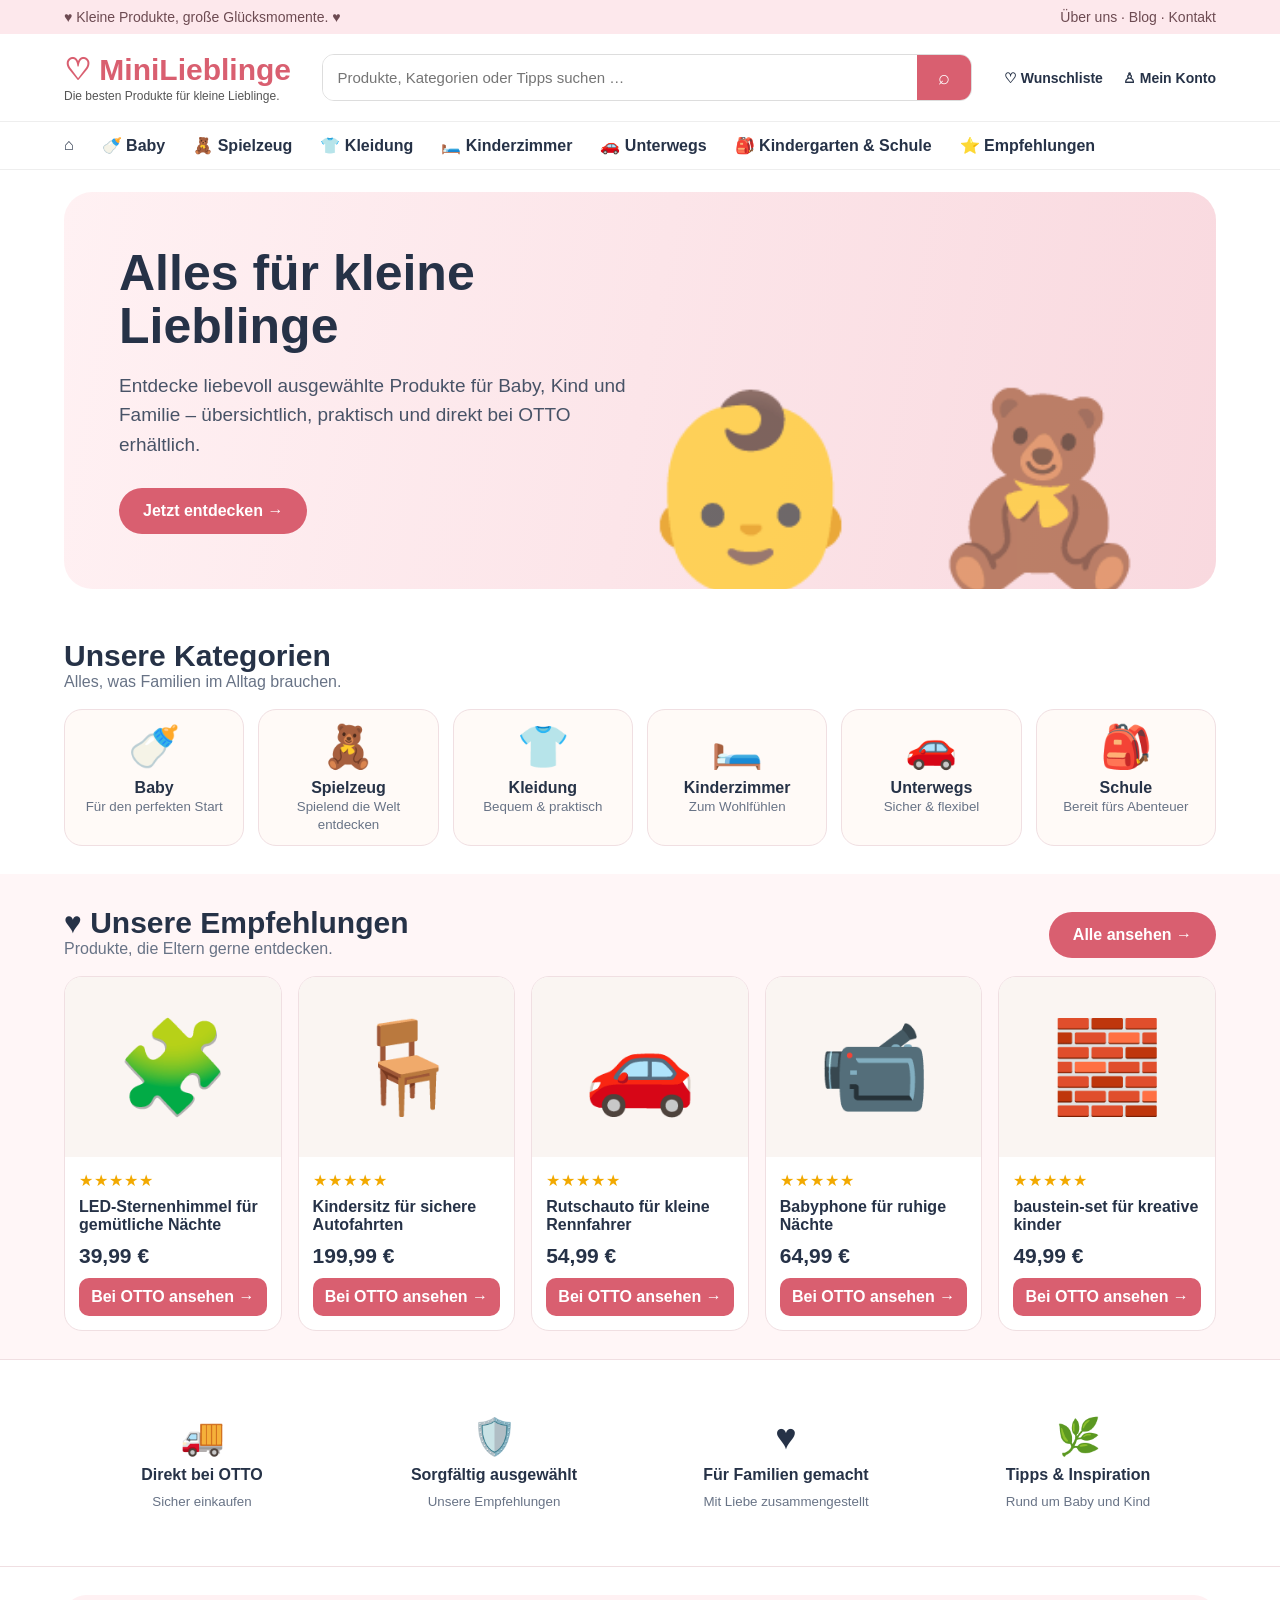
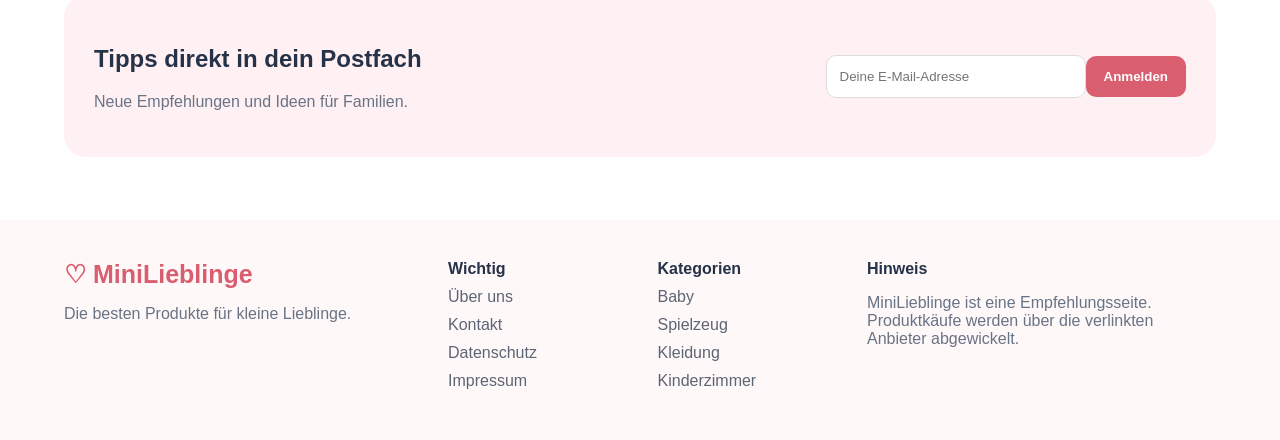
<file: index.html>
<!DOCTYPE html>
<html lang="de">
<head>
<meta charset="UTF-8">
<meta name="viewport" content="width=device-width, initial-scale=1.0">
<title>MiniLieblinge – Die besten Produkte für kleine Lieblinge</title>
<meta name="description" content="Entdecke liebevoll ausgewählte Produkte für Baby, Kind und Familie.">
<style>
:root{--pink:#d95f70;--light:#fff1f3;--cream:#fffaf7;--dark:#263247;--muted:#687386;--line:#f0dfe2}
*{box-sizing:border-box}body{margin:0;font-family:Arial,Helvetica,sans-serif;color:var(--dark);background:#fff}
a{text-decoration:none;color:inherit}.top{background:#fde8ec;padding:9px 5%;display:flex;justify-content:space-between;font-size:14px;color:#6d4b52}
header{padding:18px 5%;display:flex;align-items:center;gap:30px;border-bottom:1px solid #eee;position:sticky;top:0;background:#fff;z-index:5}
.logo{font-size:30px;font-weight:800;color:var(--pink);white-space:nowrap}.tag{font-size:12px;color:#555;margin-top:2px}
.search{flex:1;display:flex;border:1px solid #ddd;border-radius:12px;overflow:hidden;max-width:650px;margin:auto}.search input{flex:1;border:0;padding:14px;font-size:15px;outline:0}.search button{width:54px;border:0;background:var(--pink);color:white;font-size:20px}
.actions{display:flex;gap:20px;font-weight:600;font-size:14px}
nav{display:flex;gap:28px;padding:14px 5%;border-bottom:1px solid #eee;overflow:auto;white-space:nowrap;font-weight:600}nav a:hover{color:var(--pink)}
.hero{margin:22px 5%;border-radius:28px;background:linear-gradient(100deg,#fff1f3,#f9d9df);min-height:380px;display:flex;align-items:center;padding:55px;overflow:hidden;position:relative}
.hero-copy{max-width:520px;position:relative;z-index:1}.hero h1{font-size:50px;line-height:1.05;margin:0 0 18px}.hero p{font-size:19px;line-height:1.55;color:#485367}.btn{display:inline-block;background:var(--pink);color:#fff;padding:14px 24px;border-radius:30px;font-weight:700;margin-top:10px}
.hero-art{position:absolute;right:5%;bottom:-15px;font-size:190px;opacity:.75}
section{padding:28px 5%}.section-head{display:flex;justify-content:space-between;align-items:end;margin-bottom:18px}.section-head h2{font-size:30px;margin:0}.muted{color:var(--muted)}
.categories{display:grid;grid-template-columns:repeat(6,1fr);gap:14px}.cat{background:var(--cream);border:1px solid var(--line);border-radius:18px;padding:12px;text-align:center}.cat .emoji{font-size:42px}.cat b{display:block;margin-top:8px}.cat small{color:var(--muted)}
.products{display:grid;grid-template-columns:repeat(5,1fr);gap:16px}.product{border:1px solid var(--line);border-radius:18px;overflow:hidden;background:#fff}.pic{height:180px;background:#faf5f2;display:flex;align-items:center;justify-content:center;font-size:90px}.product-body{padding:14px}.stars{color:#f2a900;letter-spacing:1px}.product h3{font-size:16px;min-height:38px;margin:8px 0}.price{font-size:21px;font-weight:800;margin:8px 0}.ot{display:block;background:var(--pink);color:white;text-align:center;padding:10px;border-radius:10px;font-weight:700;margin-top:10px}
.benefits{display:grid;grid-template-columns:repeat(4,1fr);gap:16px;border-top:1px solid var(--line);border-bottom:1px solid var(--line)}.benefit{text-align:center;padding:28px 10px}.benefit span{font-size:36px}.benefit b{display:block;margin:8px}
.news{background:var(--light);border-radius:22px;padding:30px;display:flex;justify-content:space-between;align-items:center;gap:20px}.news input{padding:13px;border:1px solid #ddd;border-radius:10px;width:260px}.news button{padding:13px 18px;border:0;border-radius:10px;background:var(--pink);color:#fff;font-weight:700}
footer{margin-top:35px;background:#fff8f8;padding:40px 5%;display:grid;grid-template-columns:2fr 1fr 1fr 2fr;gap:35px}.footer-title{font-size:25px;color:var(--pink);font-weight:800}footer a{display:block;margin:10px 0;color:#5c6574}
@media(max-width:900px){.categories{grid-template-columns:repeat(3,1fr)}.products{grid-template-columns:repeat(2,1fr)}.benefits{grid-template-columns:repeat(2,1fr)}footer{grid-template-columns:1fr 1fr}.hero h1{font-size:38px}.hero-art{opacity:.3}}
@media(max-width:600px){.top{display:none}header{padding:14px 4%;gap:12px;flex-wrap:wrap}.logo{font-size:25px}.search{order:3;flex-basis:100%}.actions{display:none}nav{padding:12px 4%;gap:18px}.hero{margin:12px 4%;padding:30px 25px;min-height:360px}.hero h1{font-size:36px}section{padding:24px 4%}.categories{grid-template-columns:repeat(2,1fr)}.products{grid-template-columns:1fr 1fr}.pic{height:140px;font-size:65px}.news{display:block}.news input{width:100%;margin:10px 0}.news button{width:100%}footer{grid-template-columns:1fr}}
</style>
</head>
<body>
<div class="top">♥ Kleine Produkte, große Glücksmomente. ♥ <span>Über uns · Blog · Kontakt</span></div>

<header>
  <div>
    <div class="logo">♡ MiniLieblinge</div>
    <div class="tag">Die besten Produkte für kleine Lieblinge.</div>
  </div>
  <div class="search"><input placeholder="Produkte, Kategorien oder Tipps suchen …"><button>⌕</button></div>
  <div class="actions"><span>♡ Wunschliste</span><span>♙ Mein Konto</span></div>
</header>

<nav>
  <a href="#">⌂</a><a href="#baby">🍼 Baby</a><a href="#spielzeug">🧸 Spielzeug</a><a href="#kleidung">👕 Kleidung</a>
  <a href="#zimmer">🛏️ Kinderzimmer</a><a href="#unterwegs">🚗 Unterwegs</a><a href="#schule">🎒 Kindergarten & Schule</a><a href="#empfehlungen">⭐ Empfehlungen</a>
</nav>

<main>
<section class="hero">
  <div class="hero-copy">
    <h1>Alles für kleine Lieblinge</h1>
    <p>Entdecke liebevoll ausgewählte Produkte für Baby, Kind und Familie – übersichtlich, praktisch und direkt bei OTTO erhältlich.</p>
    <a class="btn" href="#empfehlungen">Jetzt entdecken →</a>
  </div>
  <div class="hero-art">👶 🧸</div>
</section>

<section id="baby">
  <div class="section-head"><div><h2>Unsere Kategorien</h2><div class="muted">Alles, was Familien im Alltag brauchen.</div></div></div>
  <div class="categories">
    <a class="cat" href="#"><div class="emoji">🍼</div><b>Baby</b><small>Für den perfekten Start</small></a>
    <a class="cat" href="#spielzeug"><div class="emoji">🧸</div><b>Spielzeug</b><small>Spielend die Welt entdecken</small></a>
    <a class="cat" href="#kleidung"><div class="emoji">👕</div><b>Kleidung</b><small>Bequem & praktisch</small></a>
    <a class="cat" href="#zimmer"><div class="emoji">🛏️</div><b>Kinderzimmer</b><small>Zum Wohlfühlen</small></a>
    <a class="cat" href="#unterwegs"><div class="emoji">🚗</div><b>Unterwegs</b><small>Sicher & flexibel</small></a>
    <a class="cat" href="#schule"><div class="emoji">🎒</div><b>Schule</b><small>Bereit fürs Abenteuer</small></a>
  </div>
</section>

<section id="empfehlungen" style="background:#fff6f7">
  <div class="section-head"><div><h2>♥ Unsere Empfehlungen</h2><div class="muted">Produkte, die Eltern gerne entdecken.</div></div><a class="btn" href="#">Alle ansehen →</a></div>
  <div class="products">
    <article class="product"><div class="pic">🧩</div><div class="product-body"><div class="stars">★★★★★</div><h3>LED-Sternenhimmel für gemütliche Nächte</h3><div class="price">39,99 €</div><a class="ot" href="https://www.awin1.com/cread.php?awinmid=14336&awinaffid=3089575&ued=https%3A%2F%2Fwww.otto.de%2Fp%2Fanysun-led-sternenhimmel-led-nachtlicht-360-drehbare-13-in-1-planetarium-galaxie-projektor-deckenprojektion-lampe-kindernachtlichte-erwachsene-schlafzimmer-party-S0LDS0RN%2F" rel="sponsored nofollow">Bei OTTO ansehen →</a></div></article>
    <article class="product"><div class="pic">🪑</div><div class="product-body"><div class="stars">★★★★★</div><h3>Kindersitz für sichere Autofahrten</h3><div class="price">199,99 €</div><a class="ot" href="https://www.awin1.com/cread.php?awinmid=14336&awinaffid=3089575&ued=https%3A%2F%2Fwww.otto.de%2Fp%[base64]%2F%3FvariationId%3DS0TEE04PXS8S" rel="sponsored nofollow">Bei OTTO ansehen →</a></div></article>
    <article class="product"><div class="pic">🚗</div><div class="product-body"><div class="stars">★★★★★</div><h3>Rutschauto für kleine Rennfahrer</h3><div class="price">54,99 €</div><a class="ot" href="https://www.awin1.com/cread.php?awinmid=14336&awinaffid=3089575&ued=https%3A%2F%2Fwww.otto.de%2Fp%2Faiyaplay-rutscher-rutschauto-mit-hupe-motorgeraeuschen-kinderfahrzeug-mit-stauraum-rutschfahrzeug-1-tlg-mercedes-benz-c-class-rutschauto-fuer-kinder-von-18-36-monaten-weiss-S0BFO06E%2F" rel="sponsored nofollow">Bei OTTO ansehen →</a></div></article>
    <article class="product"><div class="pic">📹</div><div class="product-body"><div class="stars">★★★★★</div><h3>Babyphone für ruhige Nächte</h3><div class="price">64,99 €</div><a class="ot" href="https://www.awin1.com/cread.php?awinmid=14336&awinaffid=3089575&ued=https%3A%2F%2Fwww.otto.de%2Fp%2Fbeurer-babyphone-by-33-mit-optischer-geraeuschpegelueberwachung-und-led-anzeige-reichweitenkontrolle-mit-akustischem-signal-C459779977%2F" rel="sponsored nofollow">Bei OTTO ansehen →</a></div></article>
    <article class="product"><div class="pic">🧱</div><div class="product-body"><div class="stars">★★★★★</div><h3>baustein-set für kreative kinder</h3><div class="price">49,99 €</div><a class="ot" href="https://www.awin1.com/cread.php?awinmid=14336&awinaffid=3089575&ued=https%3A%2F%2Fwww.otto.de%2Fp%2Frelaxdays-bunte-bausteine-im-set-spielbausteine-109-st-a-S0GD70LX%2F" rel="sponsored nofollow">Bei OTTO ansehen →</a></div></article>
  </div>
</section>

<section class="benefits">
  <div class="benefit"><span>🚚</span><b>Direkt bei OTTO</b><small class="muted">Sicher einkaufen</small></div>
  <div class="benefit"><span>🛡️</span><b>Sorgfältig ausgewählt</b><small class="muted">Unsere Empfehlungen</small></div>
  <div class="benefit"><span>♥</span><b>Für Familien gemacht</b><small class="muted">Mit Liebe zusammengestellt</small></div>
  <div class="benefit"><span>🌿</span><b>Tipps & Inspiration</b><small class="muted">Rund um Baby und Kind</small></div>
</section>

<section>
  <div class="news"><div><h2>Tipps direkt in dein Postfach</h2><p class="muted">Neue Empfehlungen und Ideen für Familien.</p></div><form onsubmit="return false"><input type="email" placeholder="Deine E-Mail-Adresse"><button>Anmelden</button></form></div>
</section>
</main>

<footer>
  <div><div class="footer-title">♡ MiniLieblinge</div><p class="muted">Die besten Produkte für kleine Lieblinge.</p></div>
  <div><b>Wichtig</b><a href="ueber-uns.html">Über uns</a><a href="#">Kontakt</a><a href="datenschutz.html">Datenschutz</a><a href="impressum.html">Impressum</a></div>
  <div><b>Kategorien</b><a href="#">Baby</a><a href="#">Spielzeug</a><a href="#">Kleidung</a><a href="#">Kinderzimmer</a></div>
  <div><b>Hinweis</b><p class="muted">MiniLieblinge ist eine Empfehlungsseite. Produktkäufe werden über die verlinkten Anbieter abgewickelt.</p></div>
</footer>

</body
  >
</html>
</file>
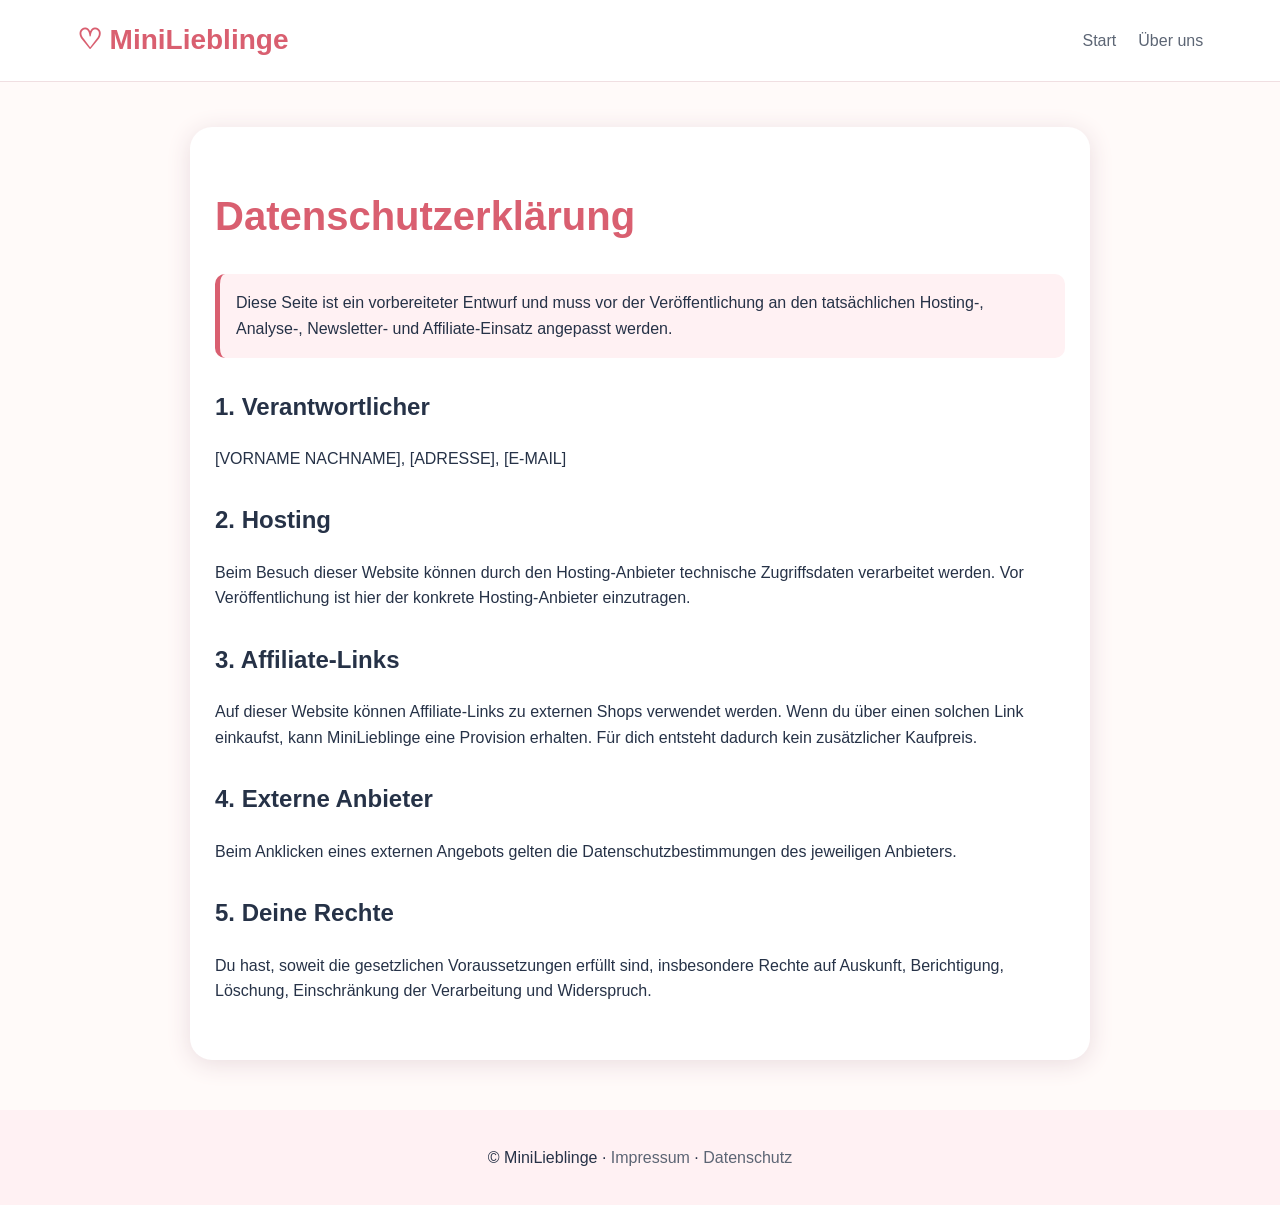
<file: datenschutz.html>
<!doctype html><html lang="de"><head><meta charset="utf-8"><meta name="viewport" content="width=device-width,initial-scale=1"><title>Datenschutz – MiniLieblinge</title><link rel="stylesheet" href="style.css"></head><body><header><a class="logo" href="index.html">♡ MiniLieblinge</a><nav><a href="index.html">Start</a><a href="ueber-uns.html">Über uns</a></nav></header><main class="page"><h1>Datenschutzerklärung</h1><div class="notice">Diese Seite ist ein vorbereiteter Entwurf und muss vor der Veröffentlichung an den tatsächlichen Hosting-, Analyse-, Newsletter- und Affiliate-Einsatz angepasst werden.</div><h2>1. Verantwortlicher</h2><p>[VORNAME NACHNAME], [ADRESSE], [E-MAIL]</p><h2>2. Hosting</h2><p>Beim Besuch dieser Website können durch den Hosting-Anbieter technische Zugriffsdaten verarbeitet werden. Vor Veröffentlichung ist hier der konkrete Hosting-Anbieter einzutragen.</p><h2>3. Affiliate-Links</h2><p>Auf dieser Website können Affiliate-Links zu externen Shops verwendet werden. Wenn du über einen solchen Link einkaufst, kann MiniLieblinge eine Provision erhalten. Für dich entsteht dadurch kein zusätzlicher Kaufpreis.</p><h2>4. Externe Anbieter</h2><p>Beim Anklicken eines externen Angebots gelten die Datenschutzbestimmungen des jeweiligen Anbieters.</p><h2>5. Deine Rechte</h2><p>Du hast, soweit die gesetzlichen Voraussetzungen erfüllt sind, insbesondere Rechte auf Auskunft, Berichtigung, Löschung, Einschränkung der Verarbeitung und Widerspruch.</p></main><footer>© MiniLieblinge · <a href="impressum.html">Impressum</a> · <a href="datenschutz.html">Datenschutz</a></footer></body></html>
</file>
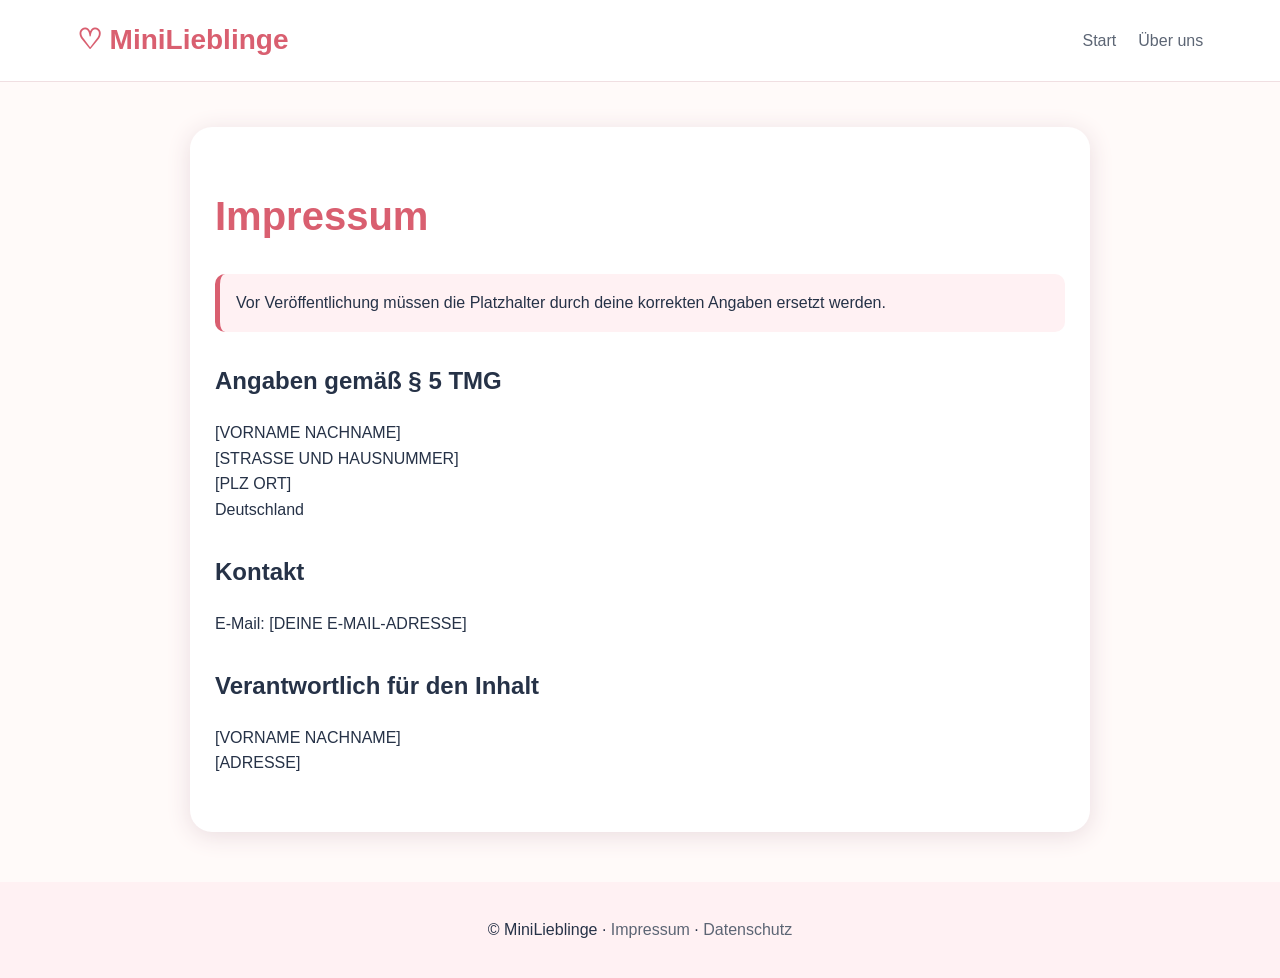
<file: impressum.html>
<!doctype html><html lang="de"><head><meta charset="utf-8"><meta name="viewport" content="width=device-width,initial-scale=1"><title>Impressum – MiniLieblinge</title><link rel="stylesheet" href="style.css"></head><body><header><a class="logo" href="index.html">♡ MiniLieblinge</a><nav><a href="index.html">Start</a><a href="ueber-uns.html">Über uns</a></nav></header><main class="page"><h1>Impressum</h1><div class="notice">Vor Veröffentlichung müssen die Platzhalter durch deine korrekten Angaben ersetzt werden.</div><h2>Angaben gemäß § 5 TMG</h2><p>[VORNAME NACHNAME]<br>[STRASSE UND HAUSNUMMER]<br>[PLZ ORT]<br>Deutschland</p><h2>Kontakt</h2><p>E-Mail: [DEINE E-MAIL-ADRESSE]</p><h2>Verantwortlich für den Inhalt</h2><p>[VORNAME NACHNAME]<br>[ADRESSE]</p></main><footer>© MiniLieblinge · <a href="impressum.html">Impressum</a> · <a href="datenschutz.html">Datenschutz</a></footer></body></html>
</file>
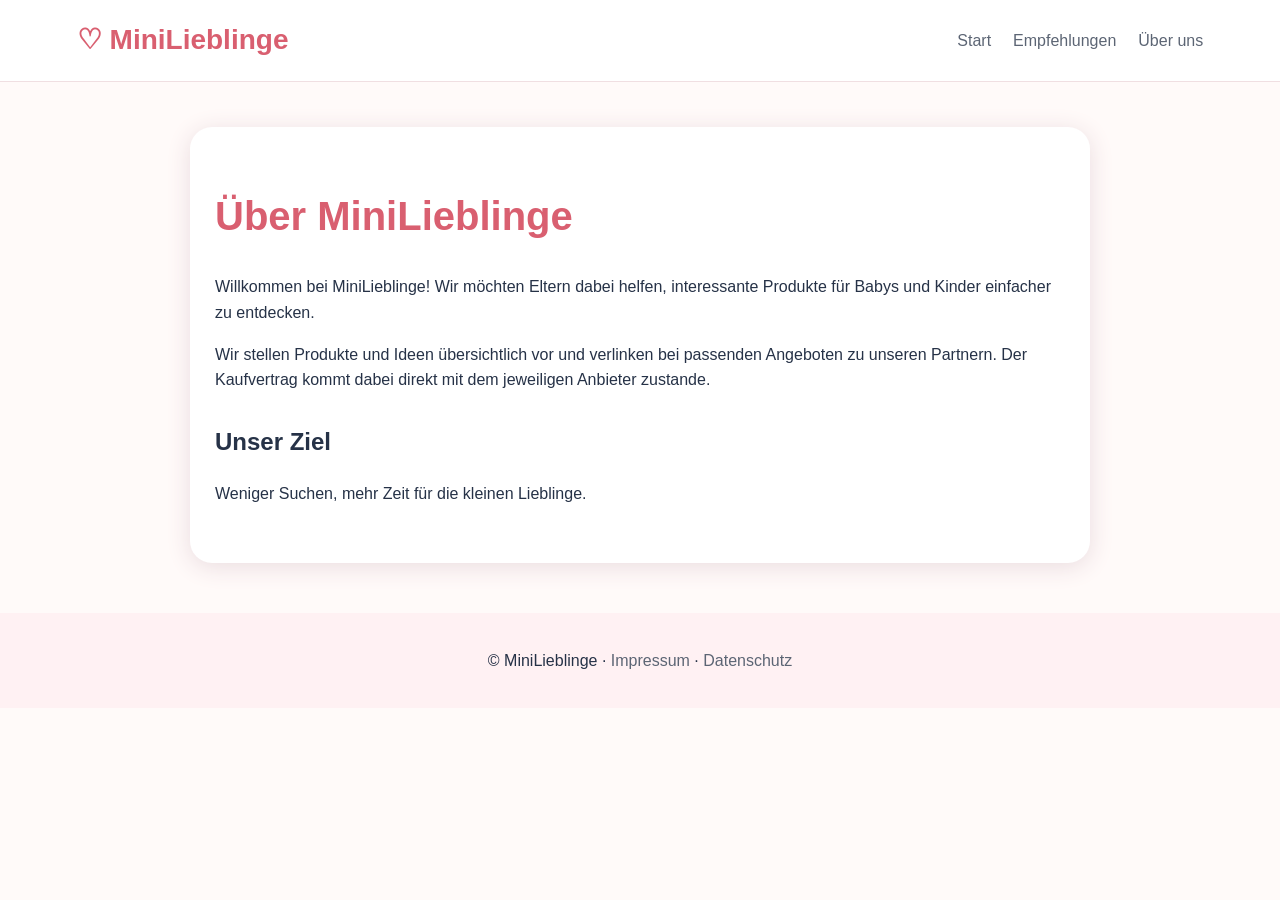
<file: ueber-uns.html>
<!doctype html><html lang="de"><head><meta charset="utf-8"><meta name="viewport" content="width=device-width,initial-scale=1"><title>Über uns – MiniLieblinge</title><link rel="stylesheet" href="style.css"></head><body><header><a class="logo" href="index.html">♡ MiniLieblinge</a><nav><a href="index.html">Start</a><a href="index.html#empfehlungen">Empfehlungen</a><a href="ueber-uns.html">Über uns</a></nav></header><main class="page"><h1>Über MiniLieblinge</h1><p>Willkommen bei MiniLieblinge! Wir möchten Eltern dabei helfen, interessante Produkte für Babys und Kinder einfacher zu entdecken.</p><p>Wir stellen Produkte und Ideen übersichtlich vor und verlinken bei passenden Angeboten zu unseren Partnern. Der Kaufvertrag kommt dabei direkt mit dem jeweiligen Anbieter zustande.</p><h2>Unser Ziel</h2><p>Weniger Suchen, mehr Zeit für die kleinen Lieblinge.</p></main><footer>© MiniLieblinge · <a href="impressum.html">Impressum</a> · <a href="datenschutz.html">Datenschutz</a></footer></body></html>
</file>
<file: style.css>
*{box-sizing:border-box}body{margin:0;font-family:Arial,sans-serif;color:#263247;background:#fffaf9;line-height:1.6}header{background:white;border-bottom:1px solid #f0dfe2;padding:18px 6%;display:flex;align-items:center;justify-content:space-between;gap:20px}.logo{font-size:28px;font-weight:800;color:#d95f70;text-decoration:none}nav{display:flex;gap:22px}nav a,footer a{color:#5c6574;text-decoration:none}nav a:hover,footer a:hover{color:#d95f70}.page{max-width:900px;margin:45px auto;padding:0 25px;background:white;border-radius:22px;box-shadow:0 4px 25px #eadcdf;padding-top:30px;padding-bottom:40px}.page h1{color:#d95f70;font-size:40px}.page h2{margin-top:30px}.notice{background:#fff1f3;border-left:5px solid #d95f70;padding:16px;border-radius:10px}footer{text-align:center;padding:35px;background:#fff1f3;margin-top:50px}
</file>
